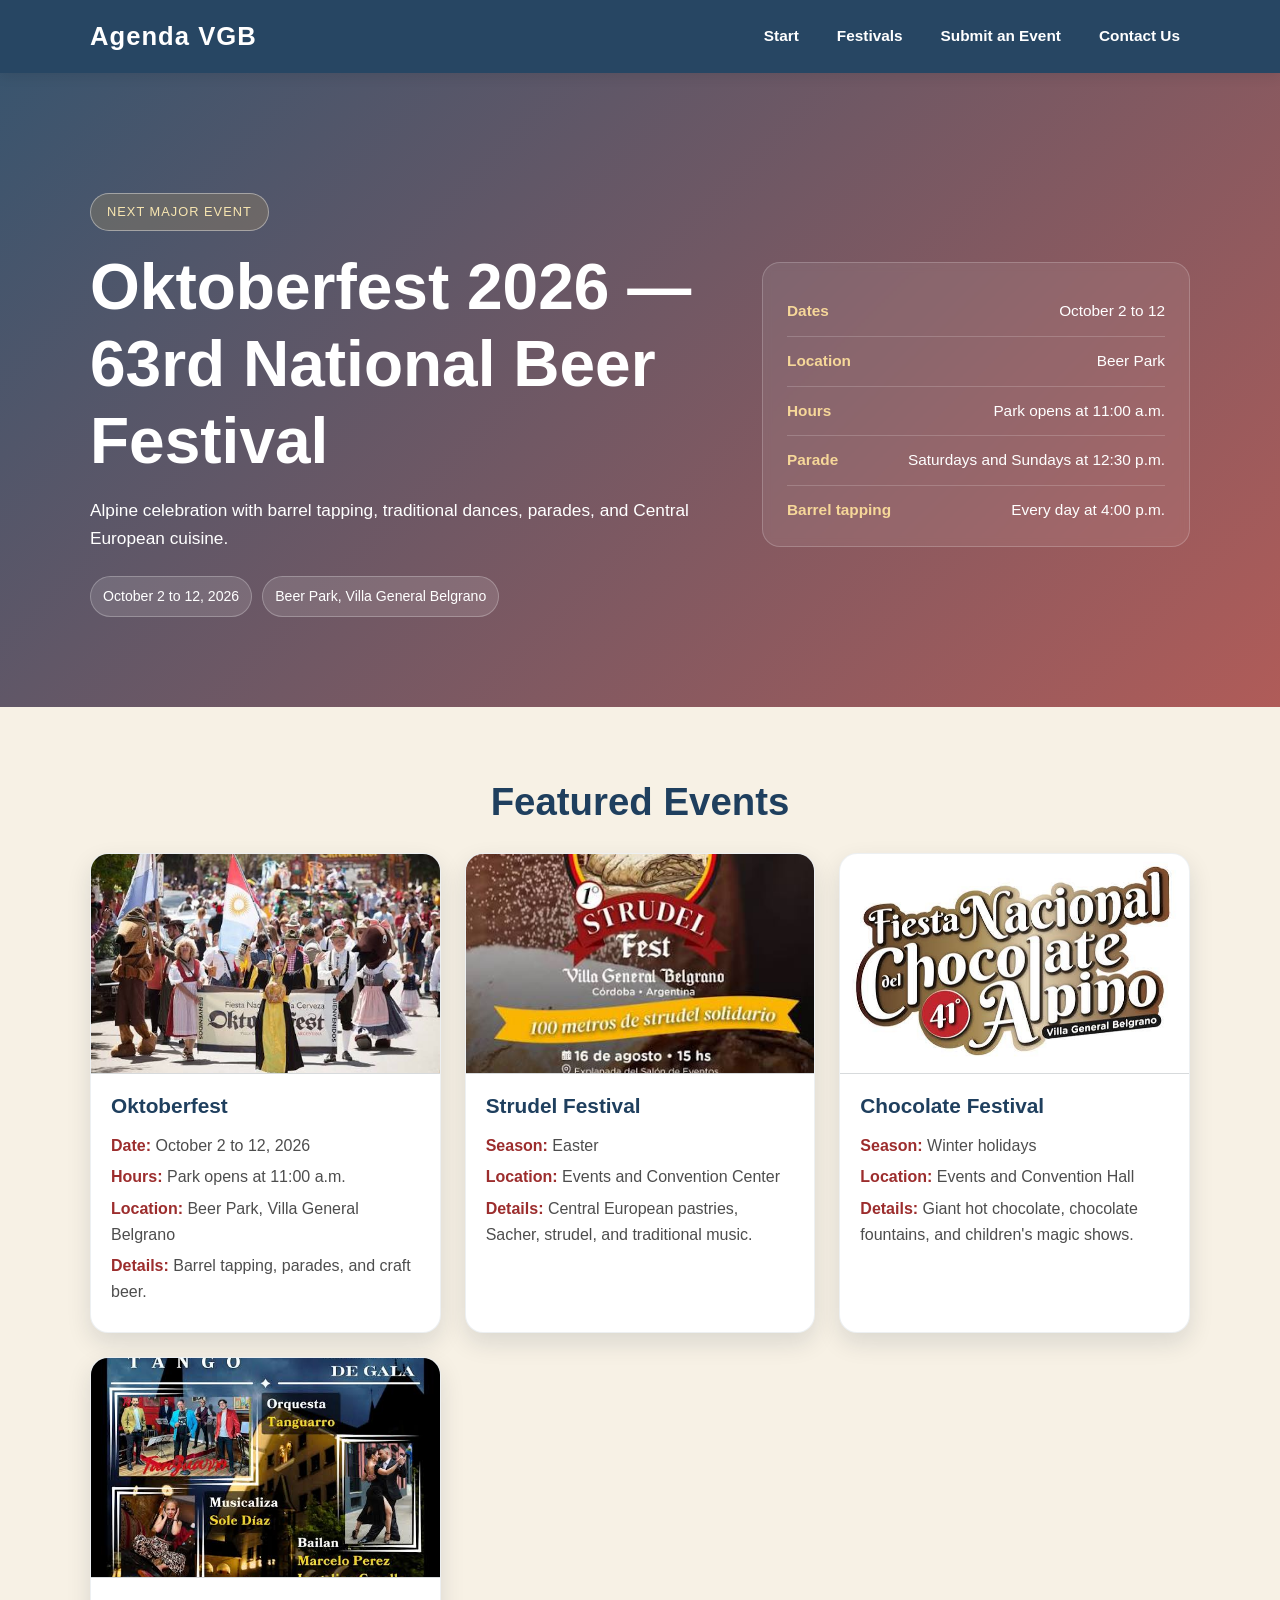
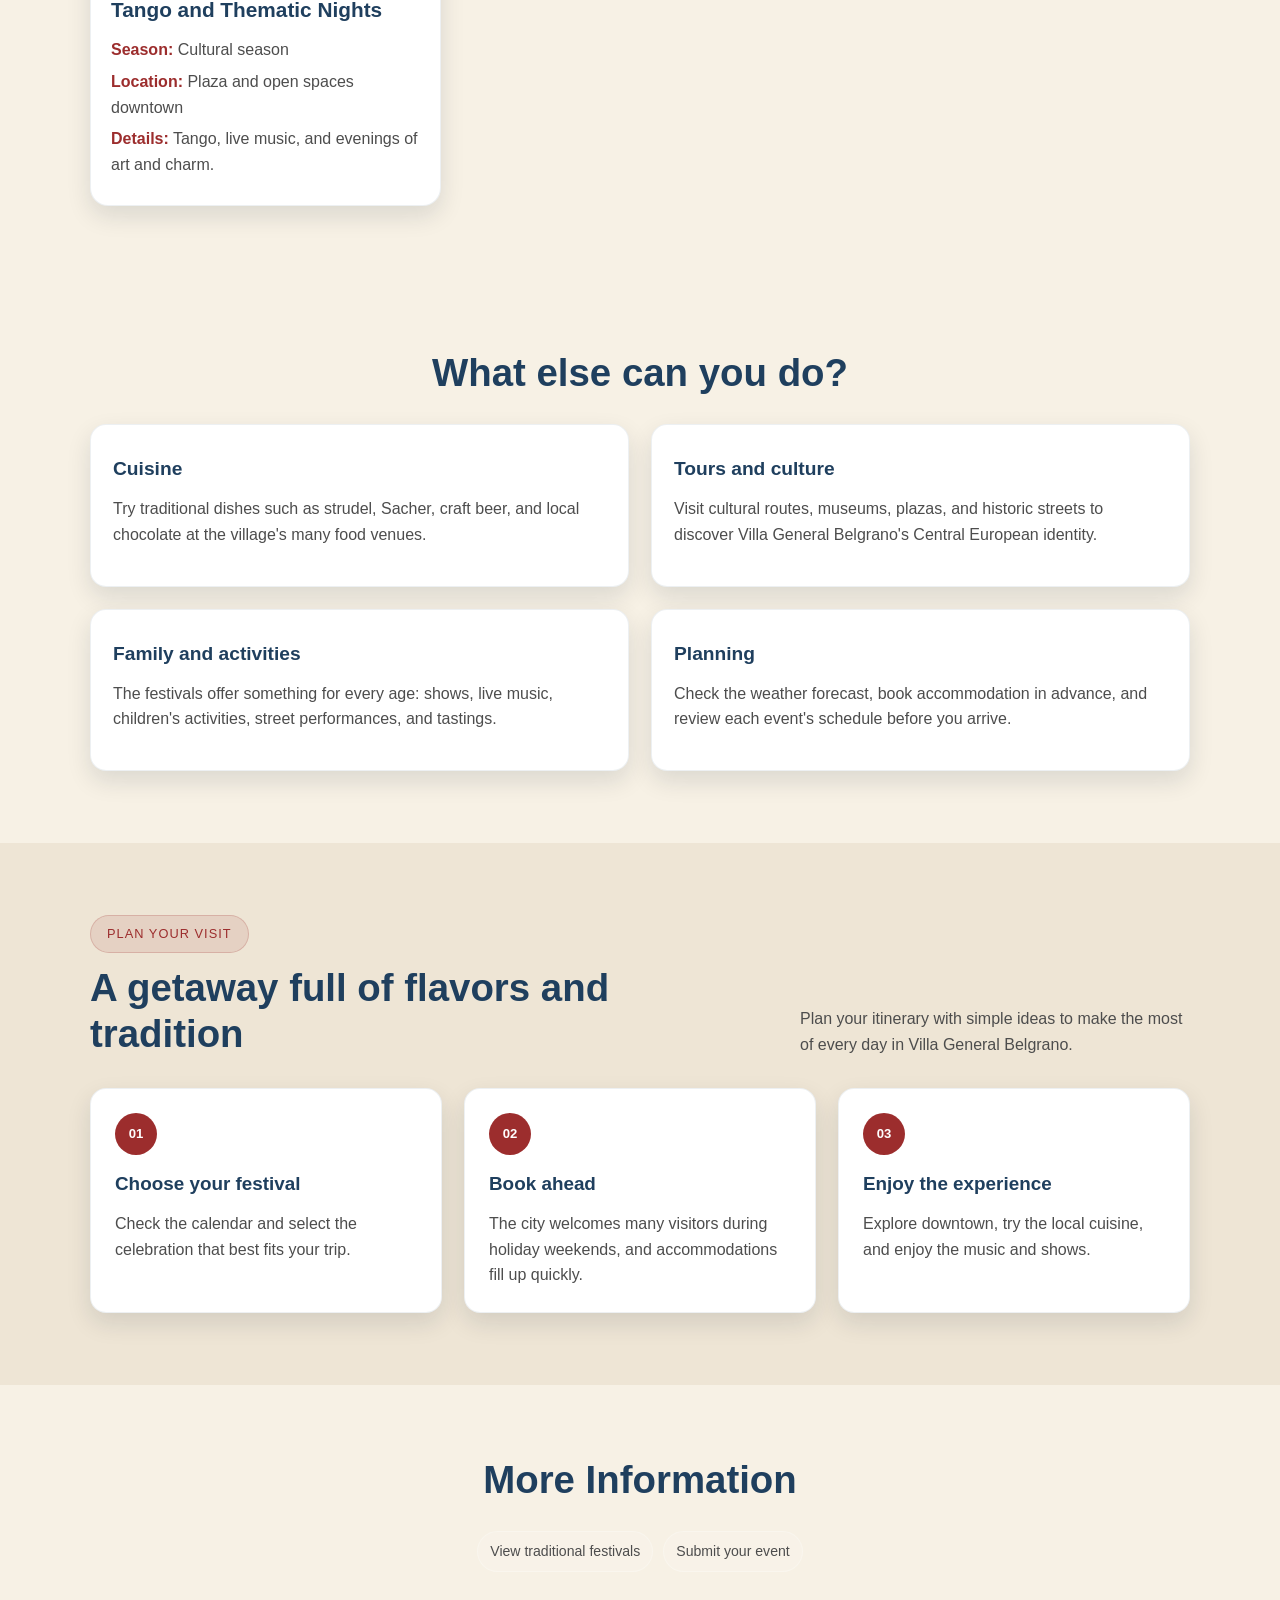
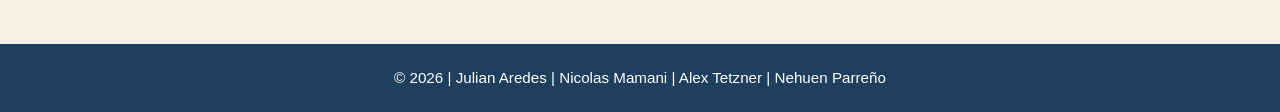
<file: index.html>
<!DOCTYPE html>
<html lang="en">
<head>
    <meta charset="UTF-8" />
    <meta name="viewport" content="width=device-width, initial-scale=1.0" />
    <title>VGB Calendar — Events and Traditional Festivals</title>
    <link rel="stylesheet" href="style.css" />
</head>
<body>
    <header>
        <div class="container nav">
            <div class="brand">Agenda VGB</div>
            <nav class="menu" aria-label="Main menu">
                <a href="index.html">Start</a>
                <a href="fiestas.html">Festivals</a>
                <a href="contacto.html">Submit an Event</a>
                <a href="contactanos.html">Contact Us</a>
            </nav>
        </div>
    </header>

    <main>
        <section id="inicio" class="hero">
            <div class="container hero-grid">
                <div>
                    <div class="eyebrow">Next major event</div>
                    <h1>Oktoberfest 2026 — 63rd National Beer Festival</h1>
                    <p class="lead">
                        Alpine celebration with barrel tapping, traditional dances, parades, and Central European cuisine.
                    </p>
                    <div class="chip-list">
                        <span class="chip">October 2 to 12, 2026</span>
                        <span class="chip">Beer Park, Villa General Belgrano</span>
                    </div>
                </div>

                <aside class="meta-box" aria-label="Main event details">
                    <div class="meta-row">
                        <span class="meta-label">Dates</span>
                        <span>October 2 to 12</span>
                    </div>
                    <div class="meta-row">
                        <span class="meta-label">Location</span>
                        <span>Beer Park</span>
                    </div>
                    <div class="meta-row">
                        <span class="meta-label">Hours</span>
                        <span>Park opens at 11:00 a.m.</span>
                    </div>
                    <div class="meta-row">
                        <span class="meta-label">Parade</span>
                        <span>Saturdays and Sundays at 12:30 p.m.</span>
                    </div>
                    <div class="meta-row">
                        <span class="meta-label">Barrel tapping</span>
                        <span>Every day at 4:00 p.m.</span>
                    </div>
                </aside>
            </div>
        </section>

        <section>
            <div class="container">
                <h2 class="section-title">Featured Events</h2>
                <div class="cards">
                    <article class="card">
                        <img class="event-image" src="img/ock.jfif" alt="Oktoberfest" />
                        <h3>Oktoberfest</h3>
                        <p><strong>Date:</strong> October 2 to 12, 2026</p>
                        <p><strong>Hours:</strong> Park opens at 11:00 a.m.</p>
                        <p><strong>Location:</strong> Beer Park, Villa General Belgrano</p>
                        <p><strong>Details:</strong> Barrel tapping, parades, and craft beer.</p>
                    </article>

                    <article class="card">
                        <img class="event-image" src="img/stru.jfif" alt="Strudel Festival" />
                        <h3>Strudel Festival</h3>
                        <p><strong>Season:</strong> Easter</p>
                        <p><strong>Location:</strong> Events and Convention Center</p>
                        <p><strong>Details:</strong> Central European pastries, Sacher, strudel, and traditional music.</p>
                    </article>

                    <article class="card">
                        <img class="event-image" src="img/choco.jfif" alt="Chocolate Festival" />
                        <h3>Chocolate Festival</h3>
                        <p><strong>Season:</strong> Winter holidays</p>
                        <p><strong>Location:</strong> Events and Convention Hall</p>
                        <p><strong>Details:</strong> Giant hot chocolate, chocolate fountains, and children's magic shows.</p>
                    </article>

                    <article class="card">
                        <img class="event-image" src="img/tango.jfif" alt="Tango and Thematic Nights" />
                        <h3>Tango and Thematic Nights</h3>
                        <p><strong>Season:</strong> Cultural season</p>
                        <p><strong>Location:</strong> Plaza and open spaces downtown</p>
                        <p><strong>Details:</strong> Tango, live music, and evenings of art and charm.</p>
                    </article>
                </div>
            </div>
        </section>

        <section>
            <div class="container">
                <h2 class="section-title">What else can you do?</h2>
                <div class="link-list">
                    <article class="link-item">
                        <h3>Cuisine</h3>
                        <p>Try traditional dishes such as strudel, Sacher, craft beer, and local chocolate at the village's many food venues.</p>
                    </article>

                    <article class="link-item">
                        <h3>Tours and culture</h3>
                        <p>Visit cultural routes, museums, plazas, and historic streets to discover Villa General Belgrano's Central European identity.</p>
                    </article>

                    <article class="link-item">
                        <h3>Family and activities</h3>
                        <p>The festivals offer something for every age: shows, live music, children's activities, street performances, and tastings.</p>
                    </article>

                    <article class="link-item">
                        <h3>Planning</h3>
                        <p>Check the weather forecast, book accommodation in advance, and review each event's schedule before you arrive.</p>
                    </article>
                </div>
            </div>
        </section>

        <section class="section-soft">
            <div class="container">
                <div class="section-heading-row">
                    <div>
                        <div class="eyebrow eyebrow-dark">Plan your visit</div>
                        <h2>A getaway full of flavors and tradition</h2>
                    </div>
                    <p class="section-intro">Plan your itinerary with simple ideas to make the most of every day in Villa General Belgrano.</p>
                </div>
                <div class="plan-grid">
                    <article class="plan-item">
                        <span class="plan-number">01</span>
                        <h3>Choose your festival</h3>
                        <p>Check the calendar and select the celebration that best fits your trip.</p>
                    </article>
                    <article class="plan-item">
                        <span class="plan-number">02</span>
                        <h3>Book ahead</h3>
                        <p>The city welcomes many visitors during holiday weekends, and accommodations fill up quickly.</p>
                    </article>
                    <article class="plan-item">
                        <span class="plan-number">03</span>
                        <h3>Enjoy the experience</h3>
                        <p>Explore downtown, try the local cuisine, and enjoy the music and shows.</p>
                    </article>
                </div>
            </div>
        </section>

        <section>
            <div class="container" style="text-align:center;">
                <h2 class="section-title">More Information</h2>
                <div class="chip-list" style="justify-content:center;">
                    <a class="chip" href="fiestas.html">View traditional festivals</a>
                    <a class="chip" href="contacto.html">Submit your event</a>
                </div>
            </div>
        </section>
    </main>

    <footer>
        © 2026 | Julian Aredes | Nicolas Mamani | Alex Tetzner | Nehuen Parreño
    </footer>
</body>
</html>
</file>
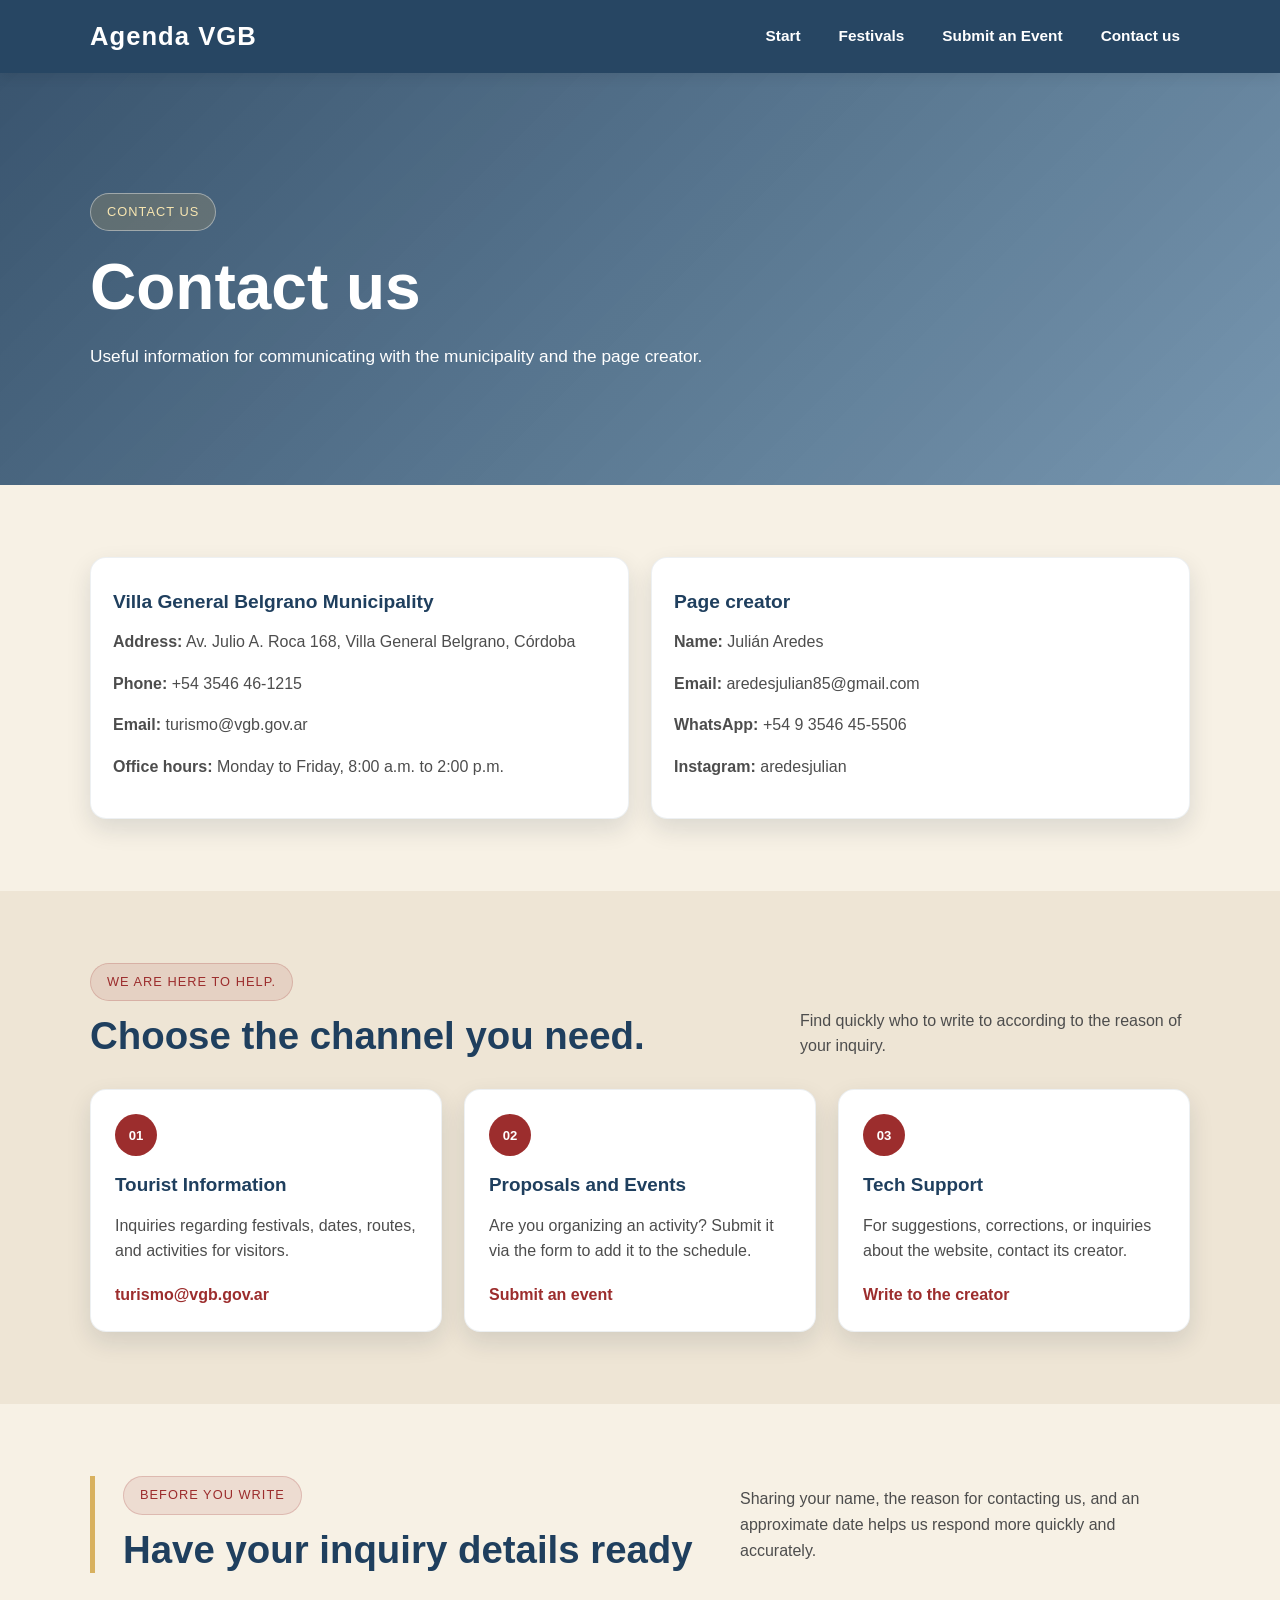
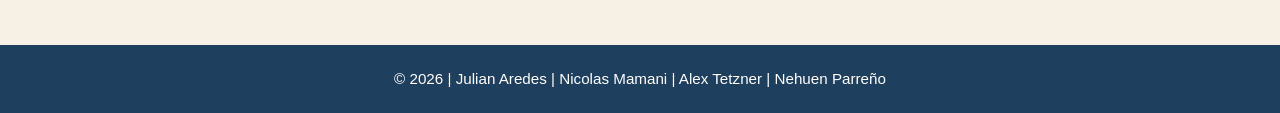
<file: contactanos.html>
<!DOCTYPE html>
<html lang="en">
<head>
    <meta charset="UTF-8" />
    <meta name="viewport" content="width=device-width, initial-scale=1.0" />
    <title>VGB Calendar — Contact Us</title>
    <link rel="stylesheet" href="style.css" />
</head>
<body>
    <header>
        <div class="container nav">
            <div class="brand">Agenda VGB</div>
            <nav class="menu" aria-label="Main menu">
                <a href="index.html"> Start</a>
                <a href="fiestas.html">Festivals</a>
                <a href="contacto.html">Submit an Event</a>
                <a href="contactanos.html">Contact us</a>
            </nav>
        </div>
    </header>

    <main>
        <section class="hero" style="background: linear-gradient(135deg, rgba(31, 63, 94, 0.88), rgba(64, 112, 153, 0.7)), url('https://images.unsplash.com/photo-1516321318423-f06f85e504b3?auto=format&fit=crop&w=1400&q=80') center/cover no-repeat;">
            <div class="container">
                <div class="eyebrow">Contact us</div>
                <h1>Contact us</h1>
                <p class="lead">Useful information for communicating with the municipality and the page creator.</p>
            </div>
        </section>

        <section>
            <div class="container">
                <div class="link-list">
                    <article class="link-item">
                        <h3>Villa General Belgrano Municipality</h3>
                        <p><strong>Address:</strong> Av. Julio A. Roca 168, Villa General Belgrano, Córdoba</p>
                        <p><strong>Phone:</strong> +54 3546 46-1215</p>
                        <p><strong>Email:</strong> turismo@vgb.gov.ar</p>
                        <p><strong>Office hours:</strong> Monday to Friday, 8:00 a.m. to 2:00 p.m.</p>
                    </article>

                    <article class="link-item">
                        <h3>Page creator</h3>
                        <p><strong>Name:</strong> Julián Aredes</p>
                        <p><strong>Email:</strong> aredesjulian85@gmail.com</p>
                        <p><strong>WhatsApp:</strong> +54 9 3546 45-5506</p>
                        <p><strong>Instagram:</strong> aredesjulian</p>
                    </article>
                </div>
            </div>
        </section>

        <section class="section-soft">
            <div class="container">
                <div class="section-heading-row">
                    <div>
                        <div class="eyebrow eyebrow-dark">We are here to help.</div>
                        <h2>Choose the channel you need.</h2>
                    </div>
                    <p class="section-intro">Find quickly who to write to according to the reason of your inquiry.</p>
                </div>
                <div class="contact-channels">
                    <article class="channel-item">
                        <span class="channel-icon">01</span>
                        <h3>Tourist Information</h3>
                        <p>Inquiries regarding festivals, dates, routes, and activities for visitors.</p>
                        <a href="mailto:turismo@vgb.gov.ar">turismo@vgb.gov.ar</a>
                    </article>
                    <article class="channel-item">
                        <span class="channel-icon">02</span>
                        <h3>Proposals and Events</h3>
                        <p>Are you organizing an activity? Submit it via the form to add it to the schedule.</p>
                        <a href="contacto.html">Submit an event</a>
                    </article>
                    <article class="channel-item">
                        <span class="channel-icon">03</span>
                        <h3>Tech Support</h3>
                        <p>For suggestions, corrections, or inquiries about the website, contact its creator.</p>
                        <a href="mailto:aredesjulian85@gmail.com">Write to the creator</a>
                    </article>
                </div>
            </div>
        </section>

        <section>
            <div class="container contact-note">
                <div>
                    <div class="eyebrow eyebrow-dark">Before you write</div>
                    <h2>Have your inquiry details ready</h2>
                </div>
                <p>Sharing your name, the reason for contacting us, and an approximate date helps us respond more quickly and accurately.</p>
            </div>
        </section>
    </main>

    <footer>
        © 2026 | Julian Aredes | Nicolas Mamani | Alex Tetzner | Nehuen Parreño
    </footer>
</body>
</html>
</file>
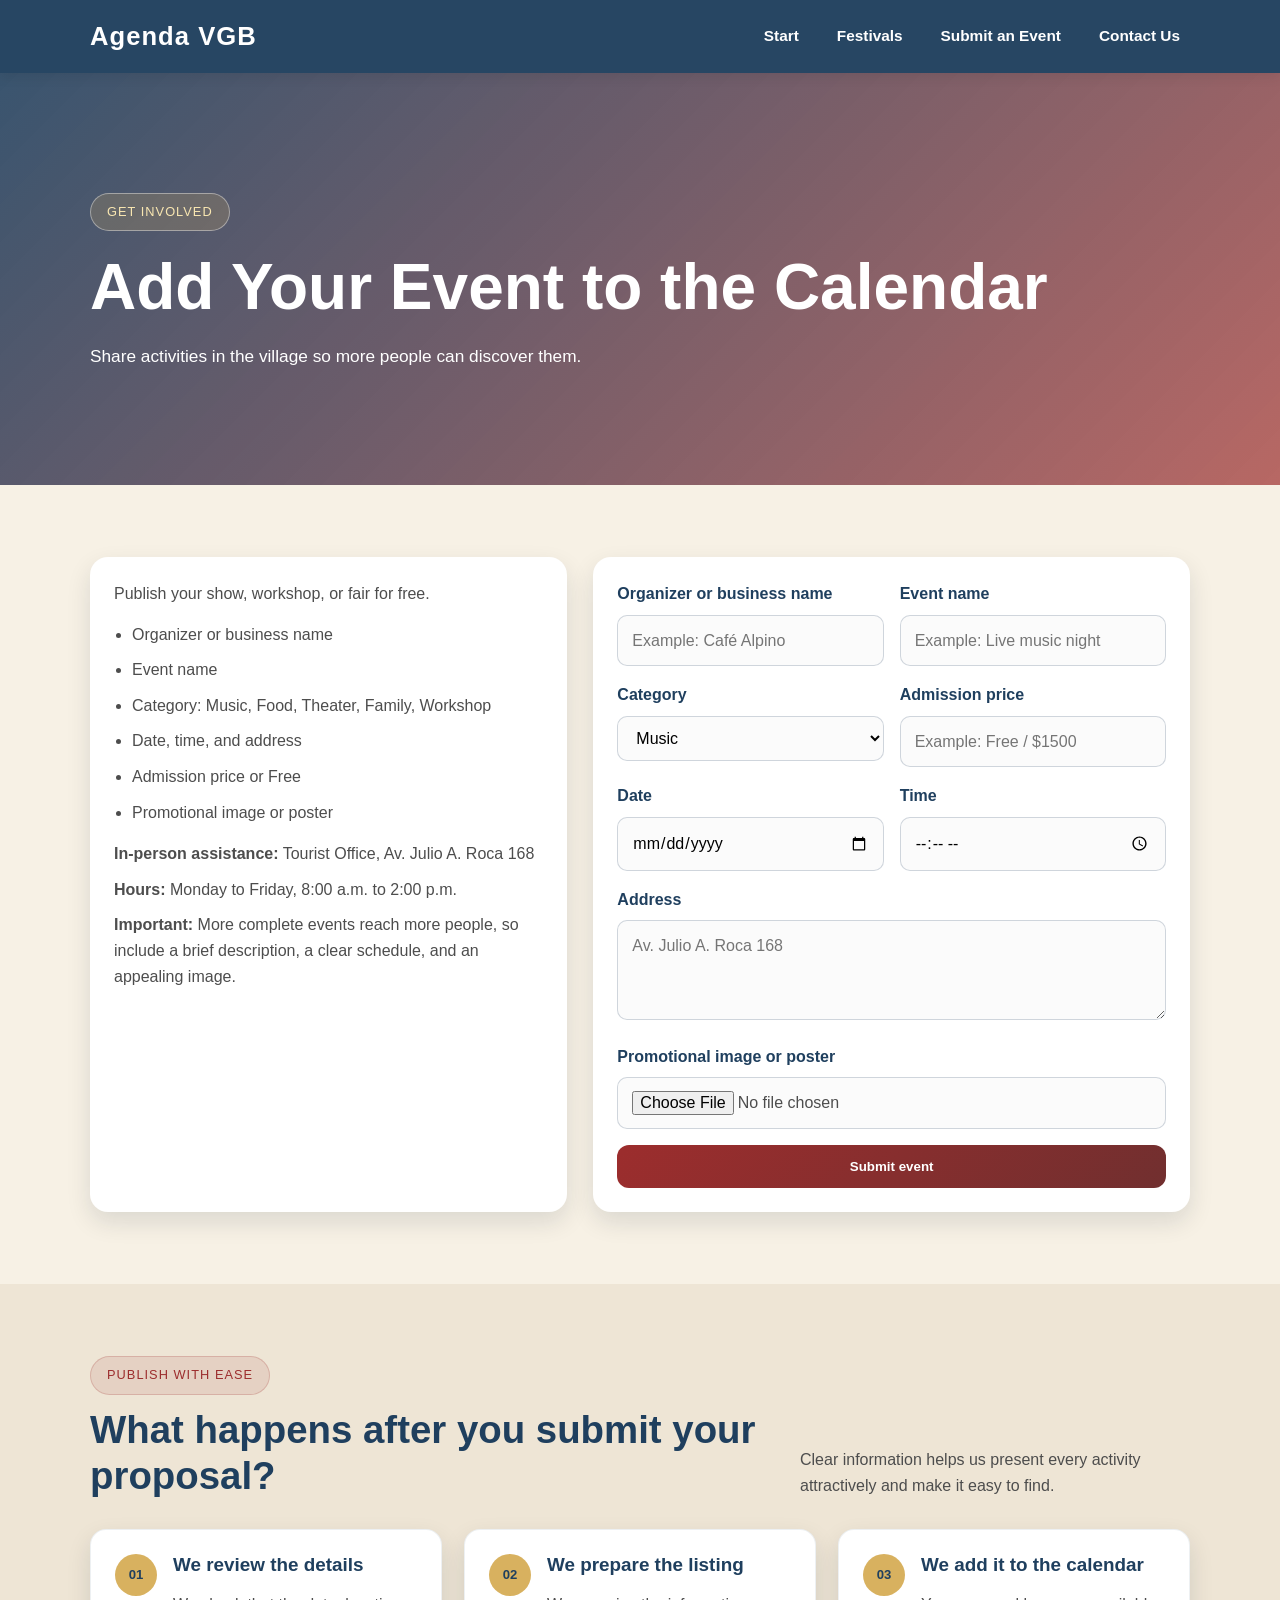
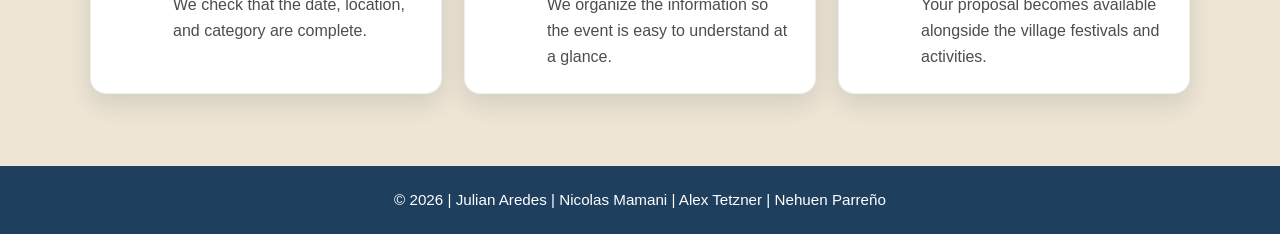
<file: contacto.html>
<!DOCTYPE html>
<html lang="en">
<head>
    <meta charset="UTF-8" />
    <meta name="viewport" content="width=device-width, initial-scale=1.0" />
    <title>VGB Calendar — Submit an Event</title>
    <link rel="stylesheet" href="style.css" />
</head>
<body>
    <header>
        <div class="container nav">
            <div class="brand">Agenda VGB</div>
            <nav class="menu" aria-label="Main menu">
                <a href="index.html">Start</a>
                <a href="fiestas.html">Festivals</a>
                <a href="contacto.html">Submit an Event</a>
                <a href="contactanos.html">Contact Us</a>
            </nav>
        </div>
    </header>

    <main>
        <section id="contacto" class="hero" style="background: linear-gradient(135deg, rgba(31, 63, 94, 0.88), rgba(156, 45, 45, 0.7)), url('https://images.unsplash.com/photo-1528605248644-14dd04022da1?auto=format&fit=crop&w=1400&q=80') center/cover no-repeat;">
            <div class="container">
                <div class="eyebrow">Get involved</div>
                <h1>Add Your Event to the Calendar</h1>
                <p class="lead">Share activities in the village so more people can discover them.</p>
            </div>
        </section>

        <section>
            <div class="container">
                <div class="contact-wrap">
                    <aside class="info-box">
                        <p>Publish your show, workshop, or fair for free.</p>
                        <ul>
                            <li>Organizer or business name</li>
                            <li>Event name</li>
                            <li>Category: Music, Food, Theater, Family, Workshop</li>
                            <li>Date, time, and address</li>
                            <li>Admission price or Free</li>
                            <li>Promotional image or poster</li>
                        </ul>
                        <p><strong>In-person assistance:</strong> Tourist Office, Av. Julio A. Roca 168</p>
                        <p><strong>Hours:</strong> Monday to Friday, 8:00 a.m. to 2:00 p.m.</p>
                        <p><strong>Important:</strong> More complete events reach more people, so include a brief description, a clear schedule, and an appealing image.</p>
                    </aside>

                    <form>
                        <div class="field-row">
                            <div>
                                <label for="organizador">Organizer or business name</label>
                                <input id="organizador" type="text" placeholder="Example: Café Alpino" />
                            </div>
                            <div>
                                <label for="evento">Event name</label>
                                <input id="evento" type="text" placeholder="Example: Live music night" />
                            </div>
                        </div>

                        <div class="field-row">
                            <div>
                                <label for="categoria">Category</label>
                                <select id="categoria">
                                    <option>Music</option>
                                    <option>Food</option>
                                    <option>Theater</option>
                                    <option>Family</option>
                                    <option>Workshop</option>
                                </select>
                            </div>
                            <div>
                                <label for="precio">Admission price</label>
                                <input id="precio" type="text" placeholder="Example: Free / $1500" />
                            </div>
                        </div>

                        <div class="field-row">
                            <div>
                                <label for="fecha">Date</label>
                                <input id="fecha" type="date" />
                            </div>
                            <div>
                                <label for="hora">Time</label>
                                <input id="hora" type="time" />
                            </div>
                        </div>

                        <div>
                            <label for="direccion">Address</label>
                            <textarea id="direccion" placeholder="Av. Julio A. Roca 168"></textarea>
                        </div>

                        <div>
                            <label for="imagen">Promotional image or poster</label>
                            <input id="imagen" type="file" />
                        </div>

                        <button type="submit" class="btn">Submit event</button>
                    </form>
                </div>
            </div>
        </section>

        <section class="section-soft">
            <div class="container">
                <div class="section-heading-row">
                    <div>
                        <div class="eyebrow eyebrow-dark">Publish with ease</div>
                        <h2>What happens after you submit your proposal?</h2>
                    </div>
                    <p class="section-intro">Clear information helps us present every activity attractively and make it easy to find.</p>
                </div>
                <div class="steps-grid">
                    <article class="step-item">
                        <span class="step-icon">01</span>
                        <div>
                            <h3>We review the details</h3>
                            <p>We check that the date, location, and category are complete.</p>
                        </div>
                    </article>
                    <article class="step-item">
                        <span class="step-icon">02</span>
                        <div>
                            <h3>We prepare the listing</h3>
                            <p>We organize the information so the event is easy to understand at a glance.</p>
                        </div>
                    </article>
                    <article class="step-item">
                        <span class="step-icon">03</span>
                        <div>
                            <h3>We add it to the calendar</h3>
                            <p>Your proposal becomes available alongside the village festivals and activities.</p>
                        </div>
                    </article>
                </div>
            </div>
        </section>
    </main>

    <footer>
        © 2026 | Julian Aredes | Nicolas Mamani | Alex Tetzner | Nehuen Parreño
    </footer>
</body>
</html>
</file>
<file: style.css>
:root {
    --azul: #1f3f5e;
    --azul-claro: #cfe4ff;
    --rojo: #9c2d2d;
    --rojo-oscuro: #712f2f;
    --dorado: #d8b15f;
    --beige: #f7f1e5;
    --gris: #4d4d4d;
    --blanco: #ffffff;
    --sombra: 0 10px 25px rgba(20, 34, 53, 0.12);
}

* {
    box-sizing: border-box;
}

html {
    scroll-behavior: smooth;
}

body {
    margin: 0;
    font-family: Arial, Helvetica, sans-serif;
    background: var(--beige);
    color: var(--gris);
    line-height: 1.6;
}

a {
    color: inherit;
    text-decoration: none;
}

img {
    max-width: 100%;
    display: block;
}

.container {
    width: min(1100px, calc(100% - 32px));
    margin: 0 auto;
}

header {
    background: rgba(31, 63, 94, 0.96);
    color: var(--blanco);
    position: sticky;
    top: 0;
    z-index: 10;
    box-shadow: 0 4px 12px rgba(0, 0, 0, 0.08);
}

.nav {
    display: flex;
    justify-content: space-between;
    align-items: center;
    padding: 16px 0;
    gap: 20px;
}

.brand {
    font-size: 1.6rem;
    font-weight: 700;
    letter-spacing: 0.04em;
}

.menu {
    display: flex;
    flex-wrap: wrap;
    justify-content: flex-end;
    gap: 18px;
    font-size: 0.96rem;
    font-weight: 600;
}

.menu a {
    padding: 8px 10px;
    border-radius: 999px;
    transition: background 0.25s ease;
}

.menu a:hover {
    background: rgba(255, 255, 255, 0.1);
}

section {
    padding: 72px 0;
}

.section-soft {
    background: #eee5d5;
}

.hero {
    background: linear-gradient(135deg, rgba(31, 63, 94, 0.88), rgba(148, 34, 34, 0.72)),
        url('https://images.unsplash.com/photo-1514362545857-3bc16c4c7d1b?auto=format&fit=crop&w=1400&q=80') center/cover no-repeat;
    color: var(--blanco);
    padding: 120px 0 90px;
}

.hero-grid {
    display: grid;
    grid-template-columns: 1.5fr 1fr;
    gap: 30px;
    align-items: center;
}

.eyebrow {
    display: inline-block;
    background: rgba(216, 177, 95, 0.2);
    border: 1px solid rgba(255, 255, 255, 0.4);
    color: #f8e6b1;
    padding: 8px 16px;
    border-radius: 999px;
    font-size: 0.8rem;
    letter-spacing: 0.08em;
    text-transform: uppercase;
    margin-bottom: 18px;
}

h1, h2, h3 {
    margin: 0 0 14px;
    line-height: 1.2;
}

h1 {
    font-size: clamp(2.3rem, 5vw, 4rem);
}

h2 {
    font-size: clamp(2rem, 3vw, 2.8rem);
    color: var(--azul);
}

.lead {
    font-size: 1.08rem;
    max-width: 700px;
    margin-bottom: 24px;
}

.meta-box {
    background: rgba(255, 255, 255, 0.08);
    border: 1px solid rgba(255, 255, 255, 0.2);
    border-radius: 18px;
    padding: 24px;
    backdrop-filter: blur(4px);
}

.meta-row {
    display: flex;
    justify-content: space-between;
    gap: 12px;
    border-bottom: 1px solid rgba(255, 255, 255, 0.18);
    padding: 12px 0;
    font-size: 0.96rem;
}

.meta-row:last-child {
    border-bottom: 0;
    padding-bottom: 0;
}

.meta-label {
    font-weight: 700;
    color: #f6d799;
}

.chip-list {
    display: flex;
    flex-wrap: wrap;
    gap: 10px;
    margin-top: 22px;
}

.chip {
    background: rgba(255, 255, 255, 0.12);
    border: 1px solid rgba(255, 255, 255, 0.25);
    border-radius: 999px;
    padding: 8px 12px;
    font-size: 0.88rem;
}

.section-title {
    margin-bottom: 28px;
    text-align: center;
}

.section-heading-row {
    display: flex;
    justify-content: space-between;
    align-items: end;
    gap: 32px;
    margin-bottom: 30px;
}

.section-heading-row h2 {
    margin-bottom: 0;
}

.eyebrow-dark {
    background: rgba(156, 45, 45, 0.1);
    border-color: rgba(156, 45, 45, 0.2);
    color: var(--rojo);
    margin-bottom: 12px;
}

.section-intro {
    max-width: 390px;
    margin: 0;
}

.plan-grid,
.steps-grid,
.contact-channels {
    display: grid;
    grid-template-columns: repeat(3, minmax(0, 1fr));
    gap: 22px;
}

.plan-item,
.step-item,
.channel-item {
    background: var(--blanco);
    border: 1px solid rgba(31, 63, 94, 0.08);
    border-radius: 16px;
    box-shadow: var(--sombra);
    padding: 24px;
}

.plan-number,
.step-icon,
.channel-icon {
    display: inline-grid;
    place-items: center;
    width: 42px;
    height: 42px;
    border-radius: 50%;
    background: var(--rojo);
    color: var(--blanco);
    font-weight: 700;
    font-size: 0.82rem;
    margin-bottom: 18px;
}

.plan-item h3,
.step-item h3,
.channel-item h3 {
    color: var(--azul);
    font-size: 1.18rem;
}

.plan-item p,
.step-item p,
.channel-item p {
    margin-bottom: 0;
}

.step-item {
    display: flex;
    gap: 16px;
}

.step-icon {
    flex: 0 0 auto;
    background: var(--dorado);
    color: var(--azul);
    margin-bottom: 0;
}

.channel-item a {
    display: inline-block;
    margin-top: 18px;
    color: var(--rojo);
    font-weight: 700;
    word-break: break-word;
}

.contact-note {
    display: flex;
    justify-content: space-between;
    align-items: center;
    gap: 28px;
    border-left: 5px solid var(--dorado);
    padding-left: 28px;
}

.contact-note h2 {
    margin-bottom: 0;
}

.contact-note p {
    max-width: 450px;
    margin: 0;
}

.cards {
    display: grid;
    grid-template-columns: repeat(3, minmax(0, 1fr));
    gap: 24px;
}

.card {
    background: var(--blanco);
    border-radius: 18px;
    box-shadow: var(--sombra);
    padding: 0 0 22px;
    border: 1px solid rgba(31, 63, 94, 0.08);
    overflow: hidden;
}

.event-image {
    width: 100%;
    height: 220px;
    object-fit: cover;
    display: block;
    border-bottom: 1px solid rgba(31, 63, 94, 0.08);
    background: #e7e7e7;
}

.image-modal-trigger {
    display: block;
    width: 100%;
    padding: 0;
    border: 0;
    background: transparent;
    cursor: zoom-in;
}

.image-modal-trigger:focus-visible {
    outline: 3px solid var(--dorado);
    outline-offset: -3px;
}

.card h3 {
    color: var(--azul);
    font-size: 1.3rem;
    padding: 20px 20px 0;
}

.card p {
    padding-left: 20px;
    padding-right: 20px;
}

.card p {
    margin: 6px 0;
}

.card strong {
    color: var(--rojo);
}

.fiesta-grid {
    display: grid;
    grid-template-columns: repeat(2, minmax(0, 1fr));
    gap: 24px;
}

.fiesta-item {
    background: #fff;
    border-radius: 18px;
    overflow: hidden;
    box-shadow: var(--sombra);
    border: 1px solid rgba(31, 63, 94, 0.08);
}

.fiesta-media {
    width: 100%;
}

.fiesta-item .event-image {
    height: 220px;
}

.fiesta-item .content {
    padding: 22px;
    display: grid;
    grid-template-columns: minmax(0, 1fr) 100px;
    gap: 18px;
    align-items: start;
}

.content-text {
    min-width: 0;
}

.decorative-image {
    width: 100%;
    height: 100px;
    object-fit: cover;
    border-radius: 14px;
    border: 2px solid rgba(31, 63, 94, 0.08);
    box-shadow: 0 8px 18px rgba(31, 63, 94, 0.10);
}

.decorative-trigger {
    width: 100px;
}

.image-modal[hidden] {
    display: none;
}

.image-modal {
    position: fixed;
    inset: 0;
    z-index: 20;
    display: grid;
    place-items: center;
    padding: 24px;
}

.image-modal-backdrop {
    position: absolute;
    inset: 0;
    background: rgba(12, 24, 36, 0.82);
}

.image-modal-content {
    position: relative;
    z-index: 1;
    width: 60vw;
    height: 60vh;
    display: grid;
    place-items: center;
}

.image-modal-content img {
    display: block;
    width: auto;
    height: auto;
    max-width: 100%;
    max-height: 100%;
    object-fit: contain !important;
    border: 4px solid var(--blanco);
    box-shadow: 0 18px 45px rgba(0, 0, 0, 0.35);
}

.image-modal-close {
    position: absolute;
    top: -18px;
    right: -18px;
    z-index: 2;
    width: 42px;
    height: 42px;
    border: 2px solid var(--blanco);
    border-radius: 50%;
    background: var(--rojo);
    color: var(--blanco);
    font-size: 1.7rem;
    line-height: 1;
    cursor: pointer;
}

.image-modal-close:hover {
    background: var(--rojo-oscuro);
}

.modal-open {
    overflow: hidden;
}

.visually-hidden {
    position: absolute;
    width: 1px;
    height: 1px;
    padding: 0;
    margin: -1px;
    overflow: hidden;
    clip: rect(0, 0, 0, 0);
    white-space: nowrap;
    border: 0;
}

.tag {
    display: inline-block;
    background: var(--azul-claro);
    color: var(--azul);
    font-weight: 700;
    padding: 6px 10px;
    border-radius: 999px;
    font-size: 0.8rem;
    margin-bottom: 10px;
}

.agenda-layout {
    display: grid;
    grid-template-columns: 1fr 1fr;
    gap: 28px;
}

.agenda-list {
    list-style: none;
    margin: 0;
    padding: 0;
    display: flex;
    flex-direction: column;
    gap: 18px;
}

.agenda-list li {
    background: var(--blanco);
    border-left: 5px solid var(--dorado);
    border-radius: 12px;
    box-shadow: var(--sombra);
    padding: 18px 20px;
}

.agenda-list h3 {
    color: var(--azul);
    margin-bottom: 8px;
    font-size: 1.1rem;
}

.link-list {
    display: grid;
    grid-template-columns: repeat(2, minmax(0, 1fr));
    gap: 22px;
}

.link-item {
    background: var(--blanco);
    border-radius: 16px;
    box-shadow: var(--sombra);
    padding: 22px;
    border: 1px solid rgba(31, 63, 94, 0.08);
}

.link-item h3 {
    margin-top: 10px;
    color: var(--azul);
    font-size: 1.2rem;
}

.link-item a {
    color: var(--rojo);
    font-weight: 700;
    word-break: break-word;
}

.contact-wrap {
    display: grid;
    grid-template-columns: 1fr 1.25fr;
    gap: 26px;
}

.info-box,
form {
    background: var(--blanco);
    border-radius: 18px;
    box-shadow: var(--sombra);
    padding: 24px;
}

.info-box p,
.info-box li {
    margin: 0 0 10px;
}

.info-box ul {
    padding-left: 18px;
    margin-top: 15px;
}

form {
    display: grid;
    gap: 16px;
}

.field-row {
    display: grid;
    grid-template-columns: repeat(2, minmax(0, 1fr));
    gap: 16px;
}

label {
    display: block;
    font-weight: 700;
    color: var(--azul);
    margin-bottom: 8px;
}

input, select, textarea {
    width: 100%;
    padding: 12px 14px;
    border: 1px solid rgba(31, 63, 94, 0.2);
    border-radius: 10px;
    font: inherit;
    background: #fbfbfb;
}

textarea {
    min-height: 100px;
    resize: vertical;
}

.btn {
    border: 0;
    background: linear-gradient(135deg, var(--rojo), var(--rojo-oscuro));
    color: var(--blanco);
    font-weight: 700;
    padding: 14px 18px;
    border-radius: 12px;
    cursor: pointer;
    transition: transform 0.2s ease;
}

.btn:hover {
    transform: translateY(-1px);
}

footer {
    background: var(--azul);
    color: var(--blanco);
    text-align: center;
    padding: 22px 18px;
    font-size: 0.95rem;
}

@media (max-width: 840px) {
    .hero-grid,
    .contact-wrap,
    .agenda-layout,
    .fiesta-grid,
    .cards,
    .link-list,
    .plan-grid,
    .steps-grid,
    .contact-channels {
        grid-template-columns: 1fr;
    }

    .section-heading-row,
    .contact-note {
        display: block;
    }

    .section-intro {
        margin-top: 18px;
    }

    .contact-note p {
        margin-top: 18px;
    }

    .fiesta-item .content {
        grid-template-columns: 1fr;
    }

    .decorative-image {
        width: 120px;
        height: 90px;
    }

    .decorative-trigger {
        width: 120px;
    }

    .nav {
        flex-direction: column;
        align-items: flex-start;
    }

    .menu {
        justify-content: flex-start;
    }
}

@media (max-width: 560px) {
    .field-row {
        grid-template-columns: 1fr;
    }

    section {
        padding: 54px 0;
    }
}
</file>
